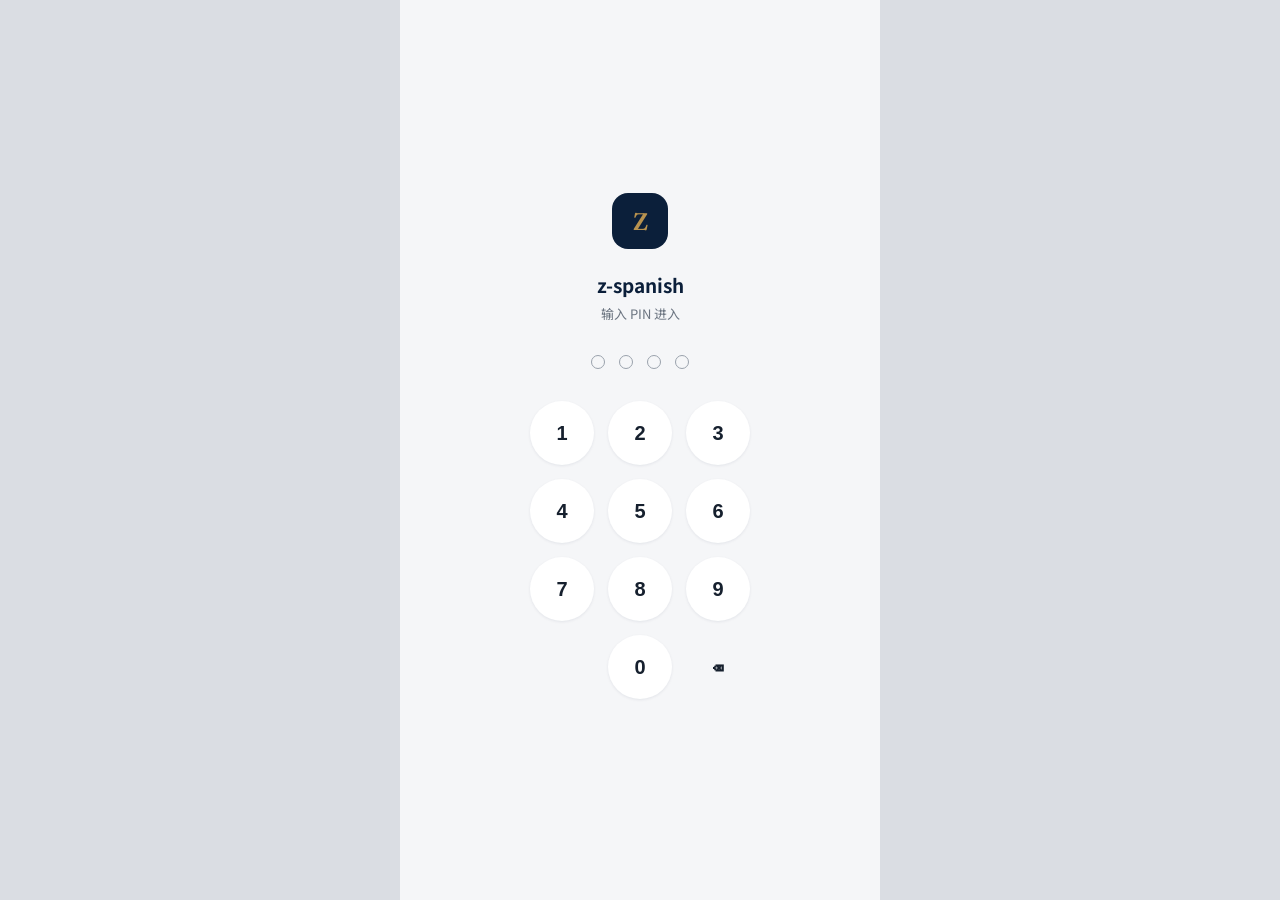
<file: frontend/index.html>
<!DOCTYPE html>
<html lang="zh-CN">
<head>
<meta charset="UTF-8">
<meta name="viewport" content="width=device-width, initial-scale=1.0, maximum-scale=1.0, viewport-fit=cover">
<meta name="theme-color" content="#F5F6F8">
<meta name="apple-mobile-web-app-capable" content="yes">
<meta name="mobile-web-app-capable" content="yes">
<!-- default = 深色状态栏图标，配浅色 UI 才看得清（black-translucent 会强制白色图标，在浅底上看不见） -->
<meta name="apple-mobile-web-app-status-bar-style" content="default">
<meta name="apple-mobile-web-app-title" content="z-spanish">
<link rel="manifest" href="manifest.json">
<link rel="apple-touch-icon" href="icons/icon-192.png">
<title>z-spanish · Core Basics</title>
<link rel="preconnect" href="https://fonts.googleapis.com">
<link href="https://fonts.googleapis.com/css2?family=Fraunces:opsz,wght@9..144,400;9..144,500;9..144,600&family=Noto+Sans+SC:wght@400;500;600;700&display=swap" rel="stylesheet">
<link rel="stylesheet" href="styles.css">
</head>
<body>
<div class="frame">

  <!-- ============ LOGIN ============ -->
  <div class="page active" id="page-login">
    <div class="login-mark"><span>Z</span></div>
    <div class="login-title">z-spanish</div>
    <div class="login-sub" id="loginSub">输入 PIN 进入</div>
    <div class="pin-dots" id="pinDots">
      <div class="pin-dot"></div><div class="pin-dot"></div>
      <div class="pin-dot"></div><div class="pin-dot"></div>
    </div>
    <div class="pin-pad" id="pinPad">
      <button class="pin-key">1</button>
      <button class="pin-key">2</button>
      <button class="pin-key">3</button>
      <button class="pin-key">4</button>
      <button class="pin-key">5</button>
      <button class="pin-key">6</button>
      <button class="pin-key">7</button>
      <button class="pin-key">8</button>
      <button class="pin-key">9</button>
      <div></div>
      <button class="pin-key">0</button>
      <button class="pin-key ghost" data-del="1">⌫</button>
    </div>
  </div>

  <!-- ============ APP SHELL ============ -->
  <div class="app-shell" id="appShell" style="display:none;">

    <!-- HOME -->
    <div class="page" id="page-home">
      <div class="topbar">
        <div class="eyebrow">今天是</div>
        <h1 id="homeDate">—</h1>
      </div>
      <div style="padding:0 20px;">
        <div class="hero-card">
          <div class="hero-eyebrow">今天我要背什么</div>
          <div class="hero-question" id="heroQuestion">正在加载…</div>
          <div class="hero-stats">
            <div class="hero-stat"><b id="heroNew">–</b><span>新内容</span></div>
            <div class="hero-stat"><b id="heroReview">–</b><span>复习</span></div>
            <div class="hero-stat"><b id="heroReinforce">–</b><span>需要加强</span></div>
          </div>
          <button class="hero-cta" id="heroCta">开始背诵</button>
        </div>
        <div class="tip-line">先开口说，再输入西语。</div>

        <div class="section-label">本月概览</div>
        <div class="mini-row">
          <div class="mini-card"><b id="miniMonthDays">–</b><span>本月完成天数</span></div>
          <div class="mini-card"><b id="miniLongterm">–</b><span>长期记忆词块</span></div>
          <div class="mini-card warn"><b id="miniReinforce">–</b><span>需要加强</span></div>
        </div>
      </div>
    </div>

    <!-- TRAINING -->
    <div class="page" id="page-train">
      <div class="topbar" style="padding-bottom:0; display:flex; justify-content:space-between; align-items:flex-start;">
        <div class="eyebrow" id="trainCounter">背诵训练</div>
        <span class="timer-end" id="timerEnd">结束</span>
      </div>
      <div style="padding:0 20px;">
        <div class="train-progress" id="trainProgress"></div>

        <!-- question state -->
        <div id="trainQuestion" style="display:none;">
          <div class="prompt-card">
            <div class="prompt-zh" id="promptZh">—</div>
            <div class="prompt-tags" id="promptTags"></div>
          </div>
          <div class="hint-line">先开口说，再输入西语。</div>
          <input class="answer-input es" id="answerInput" placeholder="输入西语…" autocomplete="off" autocapitalize="off" autocorrect="off" spellcheck="false">
          <div class="btn-row">
            <button class="btn btn-ghost" id="btnForgot">我不会</button>
            <button class="btn btn-primary" id="btnCheck">检查</button>
          </div>
        </div>

        <!-- feedback: correct -->
        <div id="trainFeedbackOk" style="display:none;">
          <div class="feedback-card">
            <div class="fb-status ok"><i></i><span id="okLabel">正确</span></div>
            <div class="fb-label">标准答案</div>
            <div class="fb-answer es" id="okAnswer">—</div>
            <div class="fb-label">例句</div>
            <div class="fb-example es" id="okExampleEs">—</div>
            <div class="fb-example-zh" id="okExampleZh">—</div>
            <div class="fb-note" id="okNote" style="display:none;"></div>
          </div>
          <button class="btn btn-primary" style="width:100%;" id="okNext">下一个</button>
        </div>

        <!-- feedback: needs reinforcement -->
        <div id="trainFeedbackWarn" style="display:none;">
          <div class="feedback-card">
            <div class="fb-status warn"><i></i><span id="warnLabel">需要加强</span></div>
            <div class="fb-label">标准答案</div>
            <div class="fb-answer es" id="warnAnswer">—</div>
            <div class="fb-your" id="warnYour" style="display:none;"></div>
            <div class="fb-label">例句</div>
            <div class="fb-example es" id="warnExampleEs">—</div>
            <div class="fb-example-zh" id="warnExampleZh">—</div>
            <div class="fb-note" id="warnNote" style="display:none;"></div>
            <div class="retype-label">请照着输入一遍：</div>
            <input class="answer-input es" id="retypeInput" autocomplete="off" autocapitalize="off" autocorrect="off" spellcheck="false">
          </div>
          <button class="btn btn-primary" style="width:100%;" id="warnNext">完成</button>
        </div>

        <!-- session done -->
        <div id="trainDone" style="display:none;">
          <div class="feedback-card" style="text-align:center;">
            <div class="fb-status ok" style="margin:0 auto 16px;"><i></i>今日训练完成</div>
            <div style="font-size:15px; color:var(--ink-soft); line-height:1.7;">
              今天这一组背完了。<br>可以去统计页看看结果，或复制给 GPT 生成明天的小课文。
            </div>
          </div>
          <div class="btn-row">
            <button class="btn btn-ghost" id="btnAgain">再来一组</button>
            <button class="btn btn-primary" id="btnGoStats">去统计</button>
          </div>
        </div>
      </div>
    </div>

    <!-- LIBRARY -->
    <div class="page" id="page-library">
      <div class="topbar">
        <div class="eyebrow">基础库</div>
        <h1 id="libTitle">Core Basics</h1>
      </div>
      <div style="padding:0 20px;">
        <div class="search-bar">
          <input id="libSearch" placeholder="搜索中文或西语…" autocomplete="off">
        </div>
        <div class="cat-scroll" id="catScroll"></div>
        <div id="libList"></div>

        <div class="practice-entry" id="practiceToggle">
          <span>◎ 定向练习（选做）</span>
        </div>
        <div class="practice-panel" id="practicePanel" style="display:none;">
          <div class="practice-hint">针对性练某个场景或语法点。练了照常记入间隔复习，但不占今天的 20 个。</div>
          <div class="practice-group-label">按场景</div>
          <div class="practice-chips" id="practiceScenes"></div>
          <div class="practice-group-label">按语法点</div>
          <div class="practice-chips" id="practiceGrammar"></div>
        </div>

        <div class="import-entry" id="importToggle">
          <span>+ 批量导入（需审核）</span>
        </div>

        <div class="import-panel" id="importPanel" style="display:none;">
          <div class="import-hint">粘贴已在 ChatGPT/Claude 生成好的 JSON 词条，校验格式无误后再确认导入。错误数据会被间隔复习反复强化，宁少勿错。</div>
          <textarea class="import-textarea" id="importText" placeholder='[{"id":"...", "category":"...", "zh":"...", "es":"...", "example_es":"...", "accepted_answers":["..."]}]'></textarea>
          <div class="btn-row" style="margin-top:10px;">
            <button class="btn btn-ghost" id="importCancel">取消</button>
            <button class="btn btn-primary" id="importValidate">校验格式</button>
          </div>
          <div class="import-preview" id="importPreview" style="display:none;"></div>
        </div>
      </div>
    </div>

    <!-- STATS -->
    <div class="page" id="page-stats">
      <div class="topbar">
        <div class="eyebrow">今日总结</div>
        <h1>统计</h1>
      </div>
      <div style="padding:0 20px;">
        <div class="period-scroll" id="periodScroll">
          <div class="period-chip active" data-period="day">日</div>
          <div class="period-chip" data-period="week">周</div>
          <div class="period-chip" data-period="month">月</div>
          <div class="period-chip" data-period="year">年</div>
        </div>

        <div class="stat-grid">
          <div class="stat-box"><b id="statDone">–</b><span>今日完成</span></div>
          <div class="stat-box"><b id="statTimer">– 分钟</b><span id="statTimerLabel">今日练习时长</span></div>
          <div class="stat-box"><b id="statMonthDays">–</b><span>本月完成天数</span></div>
          <div class="stat-box wide">
            <div><b style="font-size:20px;" id="statLongterm">–</b><span>当前长期记忆词块</span></div>
            <div class="mono" style="font-size:12px; color:var(--ink-faint);" id="statTotal">共 – 条</div>
          </div>
        </div>

        <div class="section-label">今日结果</div>
        <div class="breakdown">
          <div class="bd-row">
            <span class="bd-left"><span class="dot" style="background:var(--sage);"></span>正确</span>
            <span class="bd-right" id="bdCorrect">0</span>
          </div>
          <div class="bd-row">
            <span class="bd-left"><span class="dot" style="background:var(--gold);"></span>接近正确</span>
            <span class="bd-right" id="bdNear">0</span>
          </div>
          <div class="bd-row">
            <span class="bd-left"><span class="dot" style="background:var(--rust);"></span>需要加强</span>
            <span class="bd-right" id="bdWrong">0</span>
          </div>
          <div class="bd-row">
            <span class="bd-left"><span class="dot" style="background:var(--ink-faint);"></span>没想起来</span>
            <span class="bd-right" id="bdForgot">0</span>
          </div>
        </div>

        <button class="copy-btn" id="copyBtn">复制给 GPT</button>
        <div class="copy-hint">生成今天的记忆状态摘要，用于设计明天的小课文</div>
      </div>
    </div>

  </div>

  <!-- BOTTOM NAV -->
  <div class="bottom-nav" id="bottomNav">
    <div class="nav-item active" data-page="page-home">
      <svg fill="none" viewBox="0 0 24 24" stroke-width="1.8"><path stroke-linecap="round" stroke-linejoin="round" d="M3 10.5 12 3l9 7.5M5 9.5V21h14V9.5"/></svg>
      首页
    </div>
    <div class="nav-item" data-page="page-train">
      <svg fill="none" viewBox="0 0 24 24" stroke-width="1.8"><path stroke-linecap="round" stroke-linejoin="round" d="M12 4v16m8-8H4"/></svg>
      训练
    </div>
    <div class="nav-item" data-page="page-library">
      <svg fill="none" viewBox="0 0 24 24" stroke-width="1.8"><path stroke-linecap="round" stroke-linejoin="round" d="M4 19.5A2.5 2.5 0 0 1 6.5 17H20M4 4.5A2.5 2.5 0 0 1 6.5 2H20v20H6.5A2.5 2.5 0 0 1 4 19.5v-15Z"/></svg>
      基础库
    </div>
    <div class="nav-item" data-page="page-stats">
      <svg fill="none" viewBox="0 0 24 24" stroke-width="1.8"><path stroke-linecap="round" stroke-linejoin="round" d="M3 3v18h18M8 17V10m5 7V6m5 11v-4"/></svg>
      统计
    </div>
  </div>

  <div class="toast" id="toast"></div>
</div>

<script src="app.js"></script>
</body>
</html>
</file>
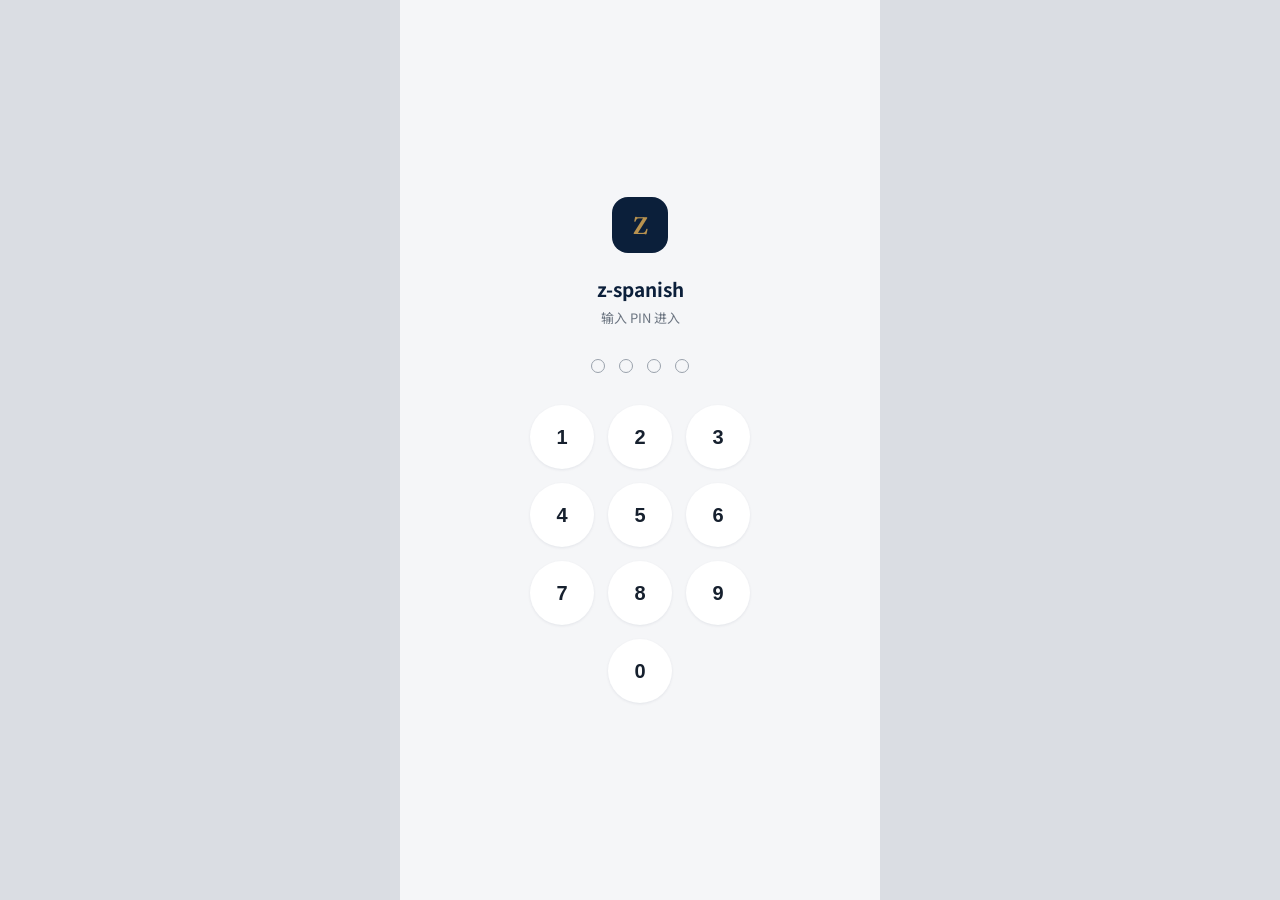
<file: z-spanish-prototype.html>
<!DOCTYPE html>
<html lang="zh-CN">
<head>
<meta charset="UTF-8">
<meta name="viewport" content="width=device-width, initial-scale=1.0, maximum-scale=1.0">
<title>z-spanish · Core Basics</title>
<link rel="preconnect" href="https://fonts.googleapis.com">
<link href="https://fonts.googleapis.com/css2?family=Fraunces:opsz,wght@9..144,400;9..144,500;9..144,600&family=Noto+Sans+SC:wght@400;500;600;700&display=swap" rel="stylesheet">
<style>
  :root{
    --navy:#0B1F3A;
    --navy-deep:#071527;
    --gold:#B8924F;
    --sage:#4F7A68;
    --sage-bg:#EAF1EC;
    --rust:#B15A3E;
    --rust-bg:#F7EAE4;
    --bg:#F5F6F8;
    --card:#FFFFFF;
    --ink:#16202E;
    --ink-soft:#6B7480;
    --ink-faint:#9AA2AC;
    --line:#E7E9ED;
    --masc-bg:#E7ECF5;
    --masc-text:#33507D;
    --fem-bg:#F6E9DE;
    --fem-text:#8C5330;
    --radius-card:18px;
    --radius-pill:999px;
    --radius-btn:12px;
  }
  *{box-sizing:border-box; -webkit-tap-highlight-color:transparent;}
  html,body{margin:0;padding:0;}
  body{
    background:#DADDE3;
    font-family:'Noto Sans SC', -apple-system, BlinkMacSystemFont, 'PingFang SC', sans-serif;
    color:var(--ink);
    display:flex;
    justify-content:center;
    min-height:100vh;
  }
  .frame{
    width:100%;
    max-width:480px;
    min-height:100vh;
    background:var(--bg);
    position:relative;
    display:flex;
    flex-direction:column;
  }
  .es{ font-family:'Fraunces', serif; }

  /* ---------- Top bar ---------- */
  .topbar{
    padding:22px 22px 16px;
    background:var(--bg);
  }
  .topbar .eyebrow{
    font-size:11px;
    letter-spacing:.14em;
    text-transform:uppercase;
    color:var(--ink-faint);
    font-weight:600;
  }
  .topbar h1{
    margin:4px 0 0;
    font-size:22px;
    font-weight:700;
    color:var(--navy);
  }

  /* ---------- Page container ---------- */
  .page{
    display:none;
    flex:1;
    flex-direction:column;
    padding:0 20px 100px;
    animation:fade .28s ease;
  }
  .page.active{display:flex;}
  @keyframes fade{ from{opacity:0; transform:translateY(6px);} to{opacity:1; transform:translateY(0);} }

  /* ---------- LOGIN PAGE ---------- */
  #page-login{
    justify-content:center;
    align-items:center;
    padding-bottom:0;
    min-height:100vh;
  }
  .login-mark{
    width:56px;height:56px;border-radius:16px;
    background:var(--navy);
    display:flex;align-items:center;justify-content:center;
    margin-bottom:22px;
  }
  .login-mark span{
    font-family:'Fraunces', serif;
    color:var(--gold);
    font-size:24px;
    font-weight:600;
  }
  .login-title{ font-size:19px; font-weight:700; color:var(--navy); margin-bottom:6px; }
  .login-sub{ font-size:13px; color:var(--ink-soft); margin-bottom:32px; }
  .pin-dots{ display:flex; gap:14px; margin-bottom:32px; }
  .pin-dot{
    width:14px;height:14px;border-radius:50%;
    border:1.5px solid var(--ink-faint);
    transition:all .15s ease;
  }
  .pin-dot.filled{ background:var(--navy); border-color:var(--navy); }
  .pin-pad{
    display:grid;
    grid-template-columns:repeat(3, 64px);
    gap:14px;
  }
  .pin-key{
    width:64px;height:64px;border-radius:50%;
    border:none; background:var(--card);
    font-size:20px; font-weight:600; color:var(--ink);
    box-shadow:0 1px 3px rgba(11,31,58,.08);
    display:flex;align-items:center;justify-content:center;
  }
  .pin-key:active{ background:var(--line); }
  .pin-key.ghost{ background:transparent; box-shadow:none; }

  /* ---------- HOME PAGE ---------- */
  .hero-card{
    background:var(--navy);
    border-radius:var(--radius-card);
    padding:26px 24px 24px;
    color:#fff;
    position:relative;
    overflow:hidden;
    margin-bottom:16px;
  }
  .hero-card::after{
    content:"";
    position:absolute; right:-30px; top:-30px;
    width:140px;height:140px;border-radius:50%;
    background:rgba(184,146,79,.14);
  }
  .hero-eyebrow{ font-size:11px; letter-spacing:.14em; text-transform:uppercase; color:rgba(255,255,255,.6); font-weight:600; }
  .hero-question{ font-size:19px; font-weight:600; margin:8px 0 20px; position:relative; }
  .hero-stats{ display:flex; gap:22px; position:relative; }
  .hero-stat b{ display:block; font-size:24px; font-weight:700; }
  .hero-stat span{ font-size:11px; color:rgba(255,255,255,.65); }
  .hero-cta{
    margin-top:22px; width:100%;
    background:var(--gold); color:var(--navy-deep);
    border:none; border-radius:var(--radius-btn);
    height:50px; font-size:15px; font-weight:700;
    position:relative;
  }
  .tip-line{
    font-size:12.5px; color:var(--ink-soft);
    text-align:center; margin:14px 0 22px;
  }
  .section-label{
    font-size:12px; font-weight:700; color:var(--ink-faint);
    letter-spacing:.06em; text-transform:uppercase;
    margin:4px 0 10px;
  }
  .mini-row{ display:flex; gap:12px; margin-bottom:24px; }
  .mini-card{
    flex:1; background:var(--card); border-radius:14px;
    padding:14px 14px 12px; box-shadow:0 1px 3px rgba(11,31,58,.06);
  }
  .mini-card b{ display:block; font-size:20px; color:var(--navy); }
  .mini-card span{ font-size:11.5px; color:var(--ink-soft); }
  .mini-card.warn b{ color:var(--rust); }

  /* ---------- TRAINING PAGE ---------- */
  .train-progress{
    display:flex; gap:4px; margin:18px 0 20px;
  }
  .train-progress i{ flex:1; height:3px; border-radius:2px; background:var(--line); }
  .train-progress i.done{ background:var(--gold); }
  .train-progress i.current{ background:var(--navy); }

  .timer-end{ font-size:11.5px; color:var(--ink-soft); font-weight:600; padding:3px 10px; border-radius:var(--radius-pill); border:1px solid var(--line); margin-top:2px; }

  .prompt-card{
    background:var(--card); border-radius:var(--radius-card);
    padding:30px 24px 26px; text-align:center;
    box-shadow:0 1px 3px rgba(11,31,58,.06);
    margin-bottom:18px;
  }
  .prompt-zh{ font-size:26px; font-weight:700; color:var(--ink); margin-bottom:14px; }
  .prompt-tags{ display:flex; gap:8px; justify-content:center; flex-wrap:wrap; }
  .tag{
    font-size:11.5px; padding:4px 10px; border-radius:var(--radius-pill);
    background:var(--bg); color:var(--ink-soft); border:1px solid var(--line);
  }
  .hint-line{ text-align:center; font-size:12.5px; color:var(--ink-faint); margin-bottom:18px; }

  .answer-input{
    width:100%; height:54px; border-radius:var(--radius-btn);
    border:1.5px solid var(--line); background:var(--card);
    padding:0 18px; font-size:17px; font-family:'Fraunces', serif;
    color:var(--navy); margin-bottom:14px;
  }
  .answer-input:focus{ outline:none; border-color:var(--navy); }

  .btn-row{ display:flex; gap:10px; }
  .btn{
    border:none; border-radius:var(--radius-btn);
    height:50px; font-size:15px; font-weight:700;
    flex:1; font-family:inherit;
  }
  .btn-primary{ background:var(--navy); color:#fff; }
  .btn-ghost{ background:transparent; color:var(--ink-soft); border:1.5px solid var(--line); }

  /* feedback */
  .feedback-card{
    background:var(--card); border-radius:var(--radius-card);
    padding:26px 24px; box-shadow:0 1px 3px rgba(11,31,58,.06);
    margin-bottom:18px;
  }
  .fb-status{
    display:inline-flex; align-items:center; gap:6px;
    font-size:12.5px; font-weight:700; padding:5px 12px;
    border-radius:var(--radius-pill); margin-bottom:18px;
  }
  .fb-status.ok{ background:var(--sage-bg); color:var(--sage); }
  .fb-status.warn{ background:var(--rust-bg); color:var(--rust); }
  .fb-status i{ width:6px;height:6px;border-radius:50%; background:currentColor; }

  .fb-label{ font-size:11.5px; color:var(--ink-faint); font-weight:600; letter-spacing:.04em; text-transform:uppercase; margin-bottom:6px; }
  .fb-answer{ font-size:24px; font-weight:600; color:var(--navy); margin-bottom:18px; }

  .chunk-pill{
    display:inline-flex; align-items:stretch;
    border-radius:var(--radius-pill); overflow:hidden;
    font-family:'Fraunces', serif; font-size:24px; font-weight:600;
    background:#EEF0F3;
  }
  .chunk-pill .art{ padding:2px 10px 2px 14px; color:var(--navy); background:rgba(11,31,58,.08); }
  .chunk-pill .noun{ padding:2px 14px 2px 6px; color:var(--navy); }

  .fb-example{ font-size:16px; color:var(--ink); margin-bottom:2px; font-family:'Fraunces', serif; }
  .fb-example-zh{ font-size:13px; color:var(--ink-soft); margin-bottom:16px; }
  .fb-note{
    font-size:13px; color:var(--ink-soft); line-height:1.6;
    background:var(--bg); border-radius:10px; padding:12px 14px;
    margin-bottom:4px;
  }
  .fb-your{ font-size:13px; color:var(--rust); margin-bottom:16px; }
  .retype-label{ font-size:12.5px; color:var(--ink-soft); margin:16px 0 8px; }

  /* ---------- LIBRARY PAGE ---------- */
  .search-bar{
    height:44px; border-radius:var(--radius-pill);
    background:var(--card); border:1px solid var(--line);
    display:flex; align-items:center; padding:0 16px;
    font-size:13.5px; color:var(--ink-faint);
    margin:18px 0 14px;
  }
  .cat-scroll{
    display:flex; gap:8px; overflow-x:auto; padding-bottom:14px;
    scrollbar-width:none;
  }
  .cat-scroll::-webkit-scrollbar{ display:none; }
  .cat-chip{
    flex-shrink:0; font-size:13px; padding:7px 14px;
    border-radius:var(--radius-pill); background:var(--card);
    border:1px solid var(--line); color:var(--ink-soft); font-weight:600;
  }
  .cat-chip.active{ background:var(--navy); color:#fff; border-color:var(--navy); }

  .lib-item{
    background:var(--card); border-radius:14px;
    padding:16px 16px; margin-bottom:10px;
    box-shadow:0 1px 3px rgba(11,31,58,.05);
  }
  .lib-top{ display:flex; justify-content:space-between; align-items:flex-start; margin-bottom:8px; }
  .lib-zh{ font-size:13.5px; color:var(--ink-soft); }
  .stage-tag{
    font-size:10.5px; font-weight:700; padding:3px 9px;
    border-radius:var(--radius-pill); white-space:nowrap;
  }
  .stage-new{ background:#EEF0F3; color:var(--ink-faint); }
  .stage-building{ background:#FDF1E2; color:#A8752E; }
  .stage-solid{ background:var(--sage-bg); color:var(--sage); }
  .stage-longterm{ background:#E6E9F5; color:#40507D; }

  .lib-es{ margin-bottom:8px; }
  .lib-example{ font-size:12.5px; color:var(--ink-faint); font-family:'Fraunces', serif; }

  .import-entry{
    text-align:center; padding:16px 0 6px;
    font-size:12.5px; color:var(--ink-faint);
    font-weight:600; letter-spacing:.02em;
  }
  .import-panel{
    background:var(--card); border-radius:14px;
    padding:16px; margin-top:8px; margin-bottom:20px;
    border:1px dashed var(--line);
  }
  .import-hint{ font-size:12px; color:var(--ink-faint); line-height:1.6; margin-bottom:10px; }
  .import-textarea{
    width:100%; height:90px; border-radius:10px;
    border:1.5px solid var(--line); background:var(--bg);
    padding:12px; font-size:12.5px; font-family:monospace;
    color:var(--ink-soft); resize:none;
  }
  .import-preview{
    margin-top:14px; padding-top:14px; border-top:1px solid var(--line);
  }
  .import-preview-title{ font-size:12px; font-weight:700; color:var(--sage); margin-bottom:8px; }
  .import-preview-item{
    font-size:12.5px; color:var(--ink-soft); padding:6px 0;
  }

  /* ---------- STATS PAGE ---------- */
  .stat-grid{
    display:grid; grid-template-columns:1fr 1fr; gap:10px;
    margin:18px 0;
  }
  .stat-box{
    background:var(--card); border-radius:14px;
    padding:16px; box-shadow:0 1px 3px rgba(11,31,58,.05);
  }
  .stat-box b{ display:block; font-size:26px; color:var(--navy); font-weight:700; }
  .stat-box span{ font-size:12px; color:var(--ink-soft); }
  .stat-box.wide{ grid-column:1 / -1; display:flex; justify-content:space-between; align-items:center; }
  .stat-box.wide .mono{ text-align:right; }

  .period-scroll{ display:flex; gap:8px; margin:18px 0 4px; }
  .period-chip{
    font-size:13px; padding:7px 16px; border-radius:var(--radius-pill);
    background:var(--card); border:1px solid var(--line); color:var(--ink-soft);
    font-weight:600;
  }
  .period-chip.active{ background:var(--navy); color:#fff; border-color:var(--navy); }

  .breakdown{
    background:var(--card); border-radius:14px; padding:6px 16px;
    margin-bottom:18px; box-shadow:0 1px 3px rgba(11,31,58,.05);
  }
  .bd-row{
    display:flex; justify-content:space-between; align-items:center;
    padding:13px 0; border-bottom:1px solid var(--line); font-size:14px;
  }
  .bd-row:last-child{ border-bottom:none; }
  .bd-row .dot{ width:8px;height:8px;border-radius:50%; display:inline-block; margin-right:8px; }
  .bd-left{ display:flex; align-items:center; color:var(--ink); }
  .bd-right{ font-weight:700; color:var(--navy); }

  .copy-btn{
    width:100%; height:52px; border-radius:var(--radius-btn);
    background:var(--navy); color:#fff; border:none;
    font-size:15px; font-weight:700; margin-bottom:8px;
  }
  .copy-hint{ text-align:center; font-size:11.5px; color:var(--ink-faint); margin-bottom:20px; }

  /* ---------- BOTTOM NAV ---------- */
  .bottom-nav{
    position:absolute; left:0; right:0; bottom:0;
    max-width:480px; margin:0 auto;
    background:rgba(255,255,255,.92);
    backdrop-filter:blur(14px);
    border-top:1px solid var(--line);
    display:flex; padding:10px 8px calc(10px + env(safe-area-inset-bottom));
    display:none;
  }
  .bottom-nav.show{ display:flex; }
  .nav-item{
    flex:1; display:flex; flex-direction:column; align-items:center; gap:4px;
    color:var(--ink-faint); font-size:11px; font-weight:600;
  }
  .nav-item svg{ width:22px; height:22px; }
  .nav-item.active{ color:var(--navy); }
  .nav-item.active svg{ stroke:var(--navy); }
  .nav-item svg{ stroke:var(--ink-faint); }

  .app-shell{ display:flex; flex-direction:column; flex:1; }
</style>
</head>
<body>
<div class="frame">

  <!-- ============ LOGIN ============ -->
  <div class="page active" id="page-login">
    <div class="login-mark"><span>Z</span></div>
    <div class="login-title">z-spanish</div>
    <div class="login-sub">输入 PIN 进入</div>
    <div class="pin-dots" id="pinDots">
      <div class="pin-dot"></div><div class="pin-dot"></div>
      <div class="pin-dot"></div><div class="pin-dot"></div>
    </div>
    <div class="pin-pad">
      <button class="pin-key" onclick="pressPin()">1</button>
      <button class="pin-key" onclick="pressPin()">2</button>
      <button class="pin-key" onclick="pressPin()">3</button>
      <button class="pin-key" onclick="pressPin()">4</button>
      <button class="pin-key" onclick="pressPin()">5</button>
      <button class="pin-key" onclick="pressPin()">6</button>
      <button class="pin-key" onclick="pressPin()">7</button>
      <button class="pin-key" onclick="pressPin()">8</button>
      <button class="pin-key" onclick="pressPin()">9</button>
      <div></div>
      <button class="pin-key" onclick="pressPin()">0</button>
      <div></div>
    </div>
  </div>

  <!-- ============ APP SHELL ============ -->
  <div class="app-shell" id="appShell" style="display:none;">

    <!-- HOME -->
    <div class="page" id="page-home">
      <div class="topbar">
        <div class="eyebrow">今天是</div>
        <h1>7 月 1 日 · 周三</h1>
      </div>
      <div style="padding:0 20px;">
        <div class="hero-card">
          <div class="hero-eyebrow">今天我要背什么</div>
          <div class="hero-question">20 个生活西语表达，5 个新内容</div>
          <div class="hero-stats">
            <div class="hero-stat"><b>5</b><span>新内容</span></div>
            <div class="hero-stat"><b>15</b><span>复习</span></div>
            <div class="hero-stat"><b>3</b><span>需要加强</span></div>
          </div>
          <button class="hero-cta" onclick="goTrainStart()">开始背诵</button>
        </div>
        <div class="tip-line">先开口说，再输入西语。</div>

        <div class="section-label">本月概览</div>
        <div class="mini-row">
          <div class="mini-card"><b>18</b><span>本月完成天数</span></div>
          <div class="mini-card"><b>47</b><span>长期记忆词块</span></div>
          <div class="mini-card warn"><b>3</b><span>需要加强</span></div>
        </div>
      </div>
    </div>

    <!-- TRAINING -->
    <div class="page" id="page-train">
      <div class="topbar" style="padding-bottom:0; display:flex; justify-content:space-between; align-items:flex-start;">
        <div class="eyebrow">背诵训练 · 第 6 / 20 题</div>
        <span class="timer-end" onclick="endTimer()">结束</span>
      </div>
      <div style="padding:0 20px;">
        <div class="train-progress" id="trainProgress"></div>

        <!-- question state -->
        <div id="trainQuestion">
          <div class="prompt-card">
            <div class="prompt-zh">它在那里</div>
            <div class="prompt-tags">
              <span class="tag">动词 · verbo</span>
              <span class="tag">ser / estar / hay</span>
            </div>
          </div>
          <div class="hint-line">先开口说，再输入西语。</div>
          <input class="answer-input es" id="answerInput" placeholder="输入西语…">
          <div class="btn-row">
            <button class="btn btn-ghost" onclick="showFeedback('forgot')">我不会</button>
            <button class="btn btn-primary" onclick="checkAnswer()">检查</button>
          </div>
        </div>

        <!-- feedback: correct -->
        <div id="trainFeedbackOk" style="display:none;">
          <div class="feedback-card">
            <div class="fb-status ok"><i></i>正确</div>
            <div class="fb-label">标准答案</div>
            <div class="fb-answer es">Está allí.</div>
            <div class="fb-label">例句</div>
            <div class="fb-example es">Está allí.</div>
            <div class="fb-example-zh">它在那里。</div>
            <div class="fb-note">está 来自动词 estar，表示位置；不要和 esta（这个，阴性）混淆。</div>
          </div>
          <button class="btn btn-primary" style="width:100%;" onclick="nextQuestion()">下一个</button>
        </div>

        <!-- feedback: needs reinforcement -->
        <div id="trainFeedbackWarn" style="display:none;">
          <div class="feedback-card">
            <div class="fb-status warn"><i></i>需要加强</div>
            <div class="fb-label">标准答案</div>
            <div class="fb-answer es">Está allí.</div>
            <div class="fb-your">你的答案：Está aquí</div>
            <div class="fb-label">例句</div>
            <div class="fb-example es">Está allí.</div>
            <div class="fb-example-zh">它在那里。</div>
            <div class="fb-note">allí 是"那里"，aquí 是"这里"，注意区分。</div>
            <div class="retype-label">请照着输入一遍：</div>
            <input class="answer-input es" placeholder="Está allí.">
          </div>
          <button class="btn btn-primary" style="width:100%;" onclick="nextQuestion()">完成</button>
        </div>
      </div>
    </div>

    <!-- LIBRARY -->
    <div class="page" id="page-library">
      <div class="topbar">
        <div class="eyebrow">基础库</div>
        <h1>Core 100</h1>
      </div>
      <div style="padding:0 20px;">
        <div class="search-bar">搜索中文或西语…</div>
        <div class="cat-scroll">
          <div class="cat-chip active">全部</div>
          <div class="cat-chip">方位</div>
          <div class="cat-chip">ser/estar/hay</div>
          <div class="cat-chip">冠词+名词</div>
          <div class="cat-chip">介词短语</div>
          <div class="cat-chip">生活固定句</div>
        </div>

        <div class="lib-item">
          <div class="lib-top">
            <div class="lib-zh">这里</div>
            <span class="stage-tag stage-longterm">长期记忆</span>
          </div>
          <div class="lib-es"><span class="tag">副词 · 方位</span></div>
          <div style="font-size:19px; font-weight:600; color:var(--navy); font-family:'Fraunces',serif; margin-bottom:6px;">aquí</div>
          <div class="lib-example">Estoy aquí. 我在这里。</div>
        </div>

        <div class="lib-item">
          <div class="lib-top">
            <div class="lib-zh">水（冠词词块）</div>
            <span class="stage-tag stage-solid">稳固</span>
          </div>
          <div class="lib-es">
            <span class="chunk-pill" style="font-size:19px;">
              <span class="art">el</span><span class="noun">agua</span>
            </span>
          </div>
          <div class="lib-example" style="margin-top:8px;">Necesito agua. 我需要水。</div>
        </div>

        <div class="lib-item">
          <div class="lib-top">
            <div class="lib-zh">桌子（冠词词块）</div>
            <span class="stage-tag stage-building">巩固中</span>
          </div>
          <div class="lib-es">
            <span class="chunk-pill" style="font-size:19px;">
              <span class="art">la</span><span class="noun">mesa</span>
            </span>
          </div>
          <div class="lib-example" style="margin-top:8px;">La mesa está aquí. 桌子在这里。</div>
        </div>

        <div class="lib-item">
          <div class="lib-top">
            <div class="lib-zh">不用了，谢谢</div>
            <span class="stage-tag stage-new">初识</span>
          </div>
          <div class="lib-es"><span class="tag">生活固定句</span></div>
          <div style="font-size:17px; font-weight:600; color:var(--navy); font-family:'Fraunces',serif; margin-bottom:6px;">No hace falta, gracias.</div>
          <div class="lib-example">常用于拒绝袋子、帮助或额外服务。</div>
        </div>

        <div class="import-entry" onclick="toggleImport()">
          <span>+ 批量导入（需审核）</span>
        </div>

        <div class="import-panel" id="importPanel" style="display:none;">
          <div class="import-hint">粘贴已在 ChatGPT/Claude 生成好的 JSON 词条，校验格式无误后再确认导入。</div>
          <textarea class="import-textarea" placeholder='[{"id":"...", "category":"...", "zh":"...", "es":"...", ...}]'></textarea>
          <div class="btn-row" style="margin-top:10px;">
            <button class="btn btn-ghost" onclick="toggleImport()">取消</button>
            <button class="btn btn-primary" onclick="validateImport()">校验格式</button>
          </div>
          <div class="import-preview" id="importPreview" style="display:none;">
            <div class="import-preview-title">校验通过，预览 2 条：</div>
            <div class="import-preview-item">房东要涨租 → El propietario quiere subir el alquiler.</div>
            <div class="import-preview-item">押金退还 → devolución de la fianza</div>
            <button class="btn btn-primary" style="width:100%; margin-top:12px;" onclick="confirmImport()">确认导入</button>
          </div>
        </div>
      </div>
    </div>

    <!-- STATS -->
    <div class="page" id="page-stats">
      <div class="topbar">
        <div class="eyebrow">今日总结</div>
        <h1>统计</h1>
      </div>
      <div style="padding:0 20px;">
        <div class="period-scroll">
          <div class="period-chip active" onclick="switchPeriod('day', this)">日</div>
          <div class="period-chip" onclick="switchPeriod('week', this)">周</div>
          <div class="period-chip" onclick="switchPeriod('month', this)">月</div>
          <div class="period-chip" onclick="switchPeriod('year', this)">年</div>
        </div>

        <div class="stat-grid">
          <div class="stat-box"><b>20</b><span>今日完成</span></div>
          <div class="stat-box"><b id="statTimer">12 分钟</b><span id="statTimerLabel">今日练习时长</span></div>
          <div class="stat-box"><b>18</b><span>本月完成天数</span></div>
          <div class="stat-box wide">
            <div><b style="font-size:20px;">47</b><span>当前长期记忆词块</span></div>
            <div class="mono" style="font-size:12px; color:var(--ink-faint);">共 100 条</div>
          </div>
        </div>

        <div class="section-label">今日结果</div>
        <div class="breakdown">
          <div class="bd-row">
            <span class="bd-left"><span class="dot" style="background:var(--sage);"></span>正确</span>
            <span class="bd-right">14</span>
          </div>
          <div class="bd-row">
            <span class="bd-left"><span class="dot" style="background:var(--gold);"></span>接近正确</span>
            <span class="bd-right">3</span>
          </div>
          <div class="bd-row">
            <span class="bd-left"><span class="dot" style="background:var(--rust);"></span>需要加强</span>
            <span class="bd-right">2</span>
          </div>
          <div class="bd-row">
            <span class="bd-left"><span class="dot" style="background:var(--ink-faint);"></span>没想起来</span>
            <span class="bd-right">1</span>
          </div>
        </div>

        <button class="copy-btn" onclick="copyGpt()">复制给 GPT</button>
        <div class="copy-hint">生成今天的记忆状态摘要，用于设计明天的小课文</div>
      </div>
    </div>

  </div>

  <!-- BOTTOM NAV -->
  <div class="bottom-nav" id="bottomNav">
    <div class="nav-item active" data-page="page-home" onclick="switchTab('page-home', this)">
      <svg fill="none" viewBox="0 0 24 24" stroke-width="1.8"><path stroke-linecap="round" stroke-linejoin="round" d="M3 10.5 12 3l9 7.5M5 9.5V21h14V9.5"/></svg>
      首页
    </div>
    <div class="nav-item" data-page="page-train" onclick="switchTab('page-train', this)">
      <svg fill="none" viewBox="0 0 24 24" stroke-width="1.8"><path stroke-linecap="round" stroke-linejoin="round" d="M12 4v16m8-8H4"/></svg>
      训练
    </div>
    <div class="nav-item" data-page="page-library" onclick="switchTab('page-library', this)">
      <svg fill="none" viewBox="0 0 24 24" stroke-width="1.8"><path stroke-linecap="round" stroke-linejoin="round" d="M4 19.5A2.5 2.5 0 0 1 6.5 17H20M4 4.5A2.5 2.5 0 0 1 6.5 2H20v20H6.5A2.5 2.5 0 0 1 4 19.5v-15Z"/></svg>
      基础库
    </div>
    <div class="nav-item" data-page="page-stats" onclick="switchTab('page-stats', this)">
      <svg fill="none" viewBox="0 0 24 24" stroke-width="1.8"><path stroke-linecap="round" stroke-linejoin="round" d="M3 3v18h18M8 17V10m5 7V6m5 11v-4"/></svg>
      统计
    </div>
  </div>
</div>

<script>
let pinCount = 0;
function pressPin(){
  pinCount++;
  const dots = document.querySelectorAll('.pin-dot');
  if(pinCount <= dots.length){ dots[pinCount-1].classList.add('filled'); }
  if(pinCount === 4){
    setTimeout(()=>{
      document.getElementById('page-login').classList.remove('active');
      document.getElementById('appShell').style.display = 'flex';
      document.getElementById('page-home').classList.add('active');
      document.getElementById('bottomNav').classList.add('show');
    }, 200);
  }
}

function switchTab(pageId, el){
  document.querySelectorAll('.app-shell .page').forEach(p=>p.classList.remove('active'));
  document.getElementById(pageId).classList.add('active');
  document.querySelectorAll('.nav-item').forEach(n=>n.classList.remove('active'));
  el.classList.add('active');
  if(pageId === 'page-train'){ resetTrainState(); }
}

function goTrainStart(){
  document.querySelectorAll('.app-shell .page').forEach(p=>p.classList.remove('active'));
  document.getElementById('page-train').classList.add('active');
  document.querySelectorAll('.nav-item').forEach(n=>n.classList.remove('active'));
  document.querySelector('.nav-item[data-page="page-train"]').classList.add('active');
  resetTrainState();
  startTimerIfNeeded();
}

function resetTrainState(){
  document.getElementById('trainQuestion').style.display = 'block';
  document.getElementById('trainFeedbackOk').style.display = 'none';
  document.getElementById('trainFeedbackWarn').style.display = 'none';
  document.getElementById('answerInput').value = '';
  buildProgress();
}

function buildProgress(){
  const bar = document.getElementById('trainProgress');
  bar.innerHTML = '';
  for(let i=0;i<20;i++){
    const s = document.createElement('i');
    if(i < 5) s.classList.add('done');
    else if(i === 5) s.classList.add('current');
    bar.appendChild(s);
  }
}

function checkAnswer(){
  markActivity();
  const val = document.getElementById('answerInput').value.trim().toLowerCase();
  document.getElementById('trainQuestion').style.display = 'none';
  if(val === 'está allí' || val === 'está allí.'){
    document.getElementById('trainFeedbackOk').style.display = 'block';
  } else {
    document.getElementById('trainFeedbackWarn').style.display = 'block';
  }
}

function showFeedback(type){
  markActivity();
  document.getElementById('trainQuestion').style.display = 'none';
  document.getElementById('trainFeedbackWarn').style.display = 'block';
}

function nextQuestion(){
  markActivity();
  resetTrainState();
}

function copyGpt(){
  const btn = event.target;
  const original = btn.textContent;
  btn.textContent = '已复制 ✓';
  setTimeout(()=>{ btn.textContent = original; }, 1500);
}

function toggleImport(){
  const panel = document.getElementById('importPanel');
  panel.style.display = panel.style.display === 'none' ? 'block' : 'none';
  document.getElementById('importPreview').style.display = 'none';
}

function validateImport(){
  document.getElementById('importPreview').style.display = 'block';
}

function confirmImport(){
  const btn = event.target;
  btn.textContent = '已导入，等待间隔复习排入 ✓';
  btn.disabled = true;
}

/* ---------- 静默计时（后台记录，不展示实时进度） ---------- */
let timerStart = null;
let lastActivity = null;

function startTimerIfNeeded(){
  if(timerStart === null){
    timerStart = Date.now();
    lastActivity = timerStart;
  }
}

function markActivity(){
  lastActivity = Date.now();
}

function endTimer(){
  if(timerStart === null) return;
  // 兜底：以最后一次答题时间为准，而不是点击"结束"的时间
  const effectiveEnd = lastActivity;
  const minutes = Math.max(1, Math.round((effectiveEnd - timerStart) / 60000));
  timeLog.day += minutes;
  timeLog.week += minutes;
  timeLog.month += minutes;
  timeLog.year += minutes;
  updateStatsTimerDisplay();
  timerStart = null;
  const btn = event.target;
  const original = btn.textContent;
  btn.textContent = '已记录';
  setTimeout(()=>{ btn.textContent = original; }, 1200);
}

/* ---------- 时长统计：日/周/月/年（演示数据） ---------- */
let timeLog = { day: 12, week: 68, month: 340, year: 2150 };
let currentPeriod = 'day';
const periodLabel = { day: '今日', week: '本周', month: '本月', year: '今年' };

function switchPeriod(period, el){
  currentPeriod = period;
  document.querySelectorAll('.period-chip').forEach(c=>c.classList.remove('active'));
  el.classList.add('active');
  updateStatsTimerDisplay();
}

function updateStatsTimerDisplay(){
  const el = document.getElementById('statTimer');
  const lbl = document.getElementById('statTimerLabel');
  if(!el) return;
  el.textContent = timeLog[currentPeriod] + ' 分钟';
  if(lbl) lbl.textContent = periodLabel[currentPeriod] + '练习时长';
}
</script>
</body>
</html>
</file>
<file: frontend/styles.css>
:root{
  --navy:#0B1F3A;
  --navy-deep:#071527;
  --gold:#B8924F;
  --sage:#4F7A68;
  --sage-bg:#EAF1EC;
  --rust:#B15A3E;
  --rust-bg:#F7EAE4;
  --bg:#F5F6F8;
  --card:#FFFFFF;
  --ink:#16202E;
  --ink-soft:#6B7480;
  --ink-faint:#9AA2AC;
  --line:#E7E9ED;
  --masc-bg:#E7ECF5;
  --masc-text:#33507D;
  --fem-bg:#F6E9DE;
  --fem-text:#8C5330;
  --radius-card:18px;
  --radius-pill:999px;
  --radius-btn:12px;
}
*{box-sizing:border-box; -webkit-tap-highlight-color:transparent;}
html,body{margin:0;padding:0;}
html{ background:var(--bg); }
body{
  background:#DADDE3;
  font-family:'Noto Sans SC', -apple-system, BlinkMacSystemFont, 'PingFang SC', sans-serif;
  color:var(--ink);
  display:flex;
  justify-content:center;
  min-height:100vh;
  min-height:100dvh;
  overscroll-behavior:none;           /* 关掉 iOS 橡皮筋回弹露出边框底色 */
  -webkit-text-size-adjust:100%;
}
.frame{
  width:100%;
  max-width:480px;
  min-height:100vh;
  min-height:100dvh;
  background:var(--bg);
  position:relative;
  display:flex;
  flex-direction:column;
}
.es{ font-family:'Fraunces', serif; }

/* ---------- Top bar ---------- */
.topbar{
  padding:calc(22px + env(safe-area-inset-top)) 22px 16px;
  background:var(--bg);
}
.topbar .eyebrow{
  font-size:11px;
  letter-spacing:.14em;
  text-transform:uppercase;
  color:var(--ink-faint);
  font-weight:600;
}
.topbar h1{
  margin:4px 0 0;
  font-size:22px;
  font-weight:700;
  color:var(--navy);
}

/* ---------- Page container ---------- */
.page{
  display:none;
  flex:1;
  flex-direction:column;
  padding:0 20px calc(96px + env(safe-area-inset-bottom));
  animation:fade .28s ease;
}
.page.active{display:flex;}
@keyframes fade{ from{opacity:0; transform:translateY(6px);} to{opacity:1; transform:translateY(0);} }

/* ---------- LOGIN PAGE ---------- */
#page-login{
  justify-content:center;
  align-items:center;
  padding:env(safe-area-inset-top) 20px calc(env(safe-area-inset-bottom) + 8px);
  min-height:100vh;
  min-height:100dvh;
}
.login-mark{
  width:56px;height:56px;border-radius:16px;
  background:var(--navy);
  display:flex;align-items:center;justify-content:center;
  margin-bottom:22px;
}
.login-mark span{
  font-family:'Fraunces', serif;
  color:var(--gold);
  font-size:24px;
  font-weight:600;
}
.login-title{ font-size:19px; font-weight:700; color:var(--navy); margin-bottom:6px; }
.login-sub{ font-size:13px; color:var(--ink-soft); margin-bottom:32px; }
.login-sub.error{ color:var(--rust); }
.pin-dots{ display:flex; gap:14px; margin-bottom:32px; }
.pin-dot{
  width:14px;height:14px;border-radius:50%;
  border:1.5px solid var(--ink-faint);
  transition:all .15s ease;
}
.pin-dot.filled{ background:var(--navy); border-color:var(--navy); }
.pin-pad{
  display:grid;
  grid-template-columns:repeat(3, 64px);
  gap:14px;
}
.pin-key{
  width:64px;height:64px;border-radius:50%;
  border:none; background:var(--card);
  font-size:20px; font-weight:600; color:var(--ink);
  box-shadow:0 1px 3px rgba(11,31,58,.08);
  display:flex;align-items:center;justify-content:center;
}
.pin-key:active{ background:var(--line); }
.pin-key.ghost{ background:transparent; box-shadow:none; }

/* ---------- HOME PAGE ---------- */
.hero-card{
  background:var(--navy);
  border-radius:var(--radius-card);
  padding:26px 24px 24px;
  color:#fff;
  position:relative;
  overflow:hidden;
  margin-bottom:16px;
}
.hero-card::after{
  content:"";
  position:absolute; right:-30px; top:-30px;
  width:140px;height:140px;border-radius:50%;
  background:rgba(184,146,79,.14);
}
.hero-eyebrow{ font-size:11px; letter-spacing:.14em; text-transform:uppercase; color:rgba(255,255,255,.6); font-weight:600; }
.hero-question{ font-size:19px; font-weight:600; margin:8px 0 20px; position:relative; }
.hero-stats{ display:flex; gap:22px; position:relative; }
.hero-stat b{ display:block; font-size:24px; font-weight:700; }
.hero-stat span{ font-size:11px; color:rgba(255,255,255,.65); }
.hero-cta{
  margin-top:22px; width:100%;
  background:var(--gold); color:var(--navy-deep);
  border:none; border-radius:var(--radius-btn);
  height:50px; font-size:15px; font-weight:700;
  position:relative;
}
.hero-cta:disabled{ opacity:.55; }
.tip-line{
  font-size:12.5px; color:var(--ink-soft);
  text-align:center; margin:14px 0 22px;
}
.section-label{
  font-size:12px; font-weight:700; color:var(--ink-faint);
  letter-spacing:.06em; text-transform:uppercase;
  margin:4px 0 10px;
}
.mini-row{ display:flex; gap:12px; margin-bottom:24px; }
.mini-card{
  flex:1; background:var(--card); border-radius:14px;
  padding:14px 14px 12px; box-shadow:0 1px 3px rgba(11,31,58,.06);
}
.mini-card b{ display:block; font-size:20px; color:var(--navy); }
.mini-card span{ font-size:11.5px; color:var(--ink-soft); }
.mini-card.warn b{ color:var(--rust); }

/* ---------- TRAINING PAGE ---------- */
.train-progress{
  display:flex; gap:4px; margin:18px 0 20px;
}
.train-progress i{ flex:1; height:3px; border-radius:2px; background:var(--line); }
.train-progress i.done{ background:var(--gold); }
.train-progress i.current{ background:var(--navy); }

.timer-end{ font-size:11.5px; color:var(--ink-soft); font-weight:600; padding:3px 10px; border-radius:var(--radius-pill); border:1px solid var(--line); margin-top:2px; cursor:pointer; }

.prompt-card{
  background:var(--card); border-radius:var(--radius-card);
  padding:30px 24px 26px; text-align:center;
  box-shadow:0 1px 3px rgba(11,31,58,.06);
  margin-bottom:18px;
}
.prompt-zh{ font-size:26px; font-weight:700; color:var(--ink); margin-bottom:14px; }
.prompt-tags{ display:flex; gap:8px; justify-content:center; flex-wrap:wrap; }
.tag{
  font-size:11.5px; padding:4px 10px; border-radius:var(--radius-pill);
  background:var(--bg); color:var(--ink-soft); border:1px solid var(--line);
}
.hint-line{ text-align:center; font-size:12.5px; color:var(--ink-faint); margin-bottom:18px; }

.answer-input{
  width:100%; height:54px; border-radius:var(--radius-btn);
  border:1.5px solid var(--line); background:var(--card);
  padding:0 18px; font-size:17px; font-family:'Fraunces', serif;
  color:var(--navy); margin-bottom:14px;
}
.answer-input:focus{ outline:none; border-color:var(--navy); }

.btn-row{ display:flex; gap:10px; }
.btn{
  border:none; border-radius:var(--radius-btn);
  height:50px; font-size:15px; font-weight:700;
  flex:1; font-family:inherit;
}
.btn-primary{ background:var(--navy); color:#fff; }
.btn-ghost{ background:transparent; color:var(--ink-soft); border:1.5px solid var(--line); }

/* feedback */
.feedback-card{
  background:var(--card); border-radius:var(--radius-card);
  padding:26px 24px; box-shadow:0 1px 3px rgba(11,31,58,.06);
  margin-bottom:18px;
}
.fb-status{
  display:inline-flex; align-items:center; gap:6px;
  font-size:12.5px; font-weight:700; padding:5px 12px;
  border-radius:var(--radius-pill); margin-bottom:18px;
}
.fb-status.ok{ background:var(--sage-bg); color:var(--sage); }
.fb-status.warn{ background:var(--rust-bg); color:var(--rust); }
.fb-status i{ width:6px;height:6px;border-radius:50%; background:currentColor; }

.fb-label{ font-size:11.5px; color:var(--ink-faint); font-weight:600; letter-spacing:.04em; text-transform:uppercase; margin-bottom:6px; }
.fb-answer{ font-size:24px; font-weight:600; color:var(--navy); margin-bottom:18px; }

.chunk-pill{
  display:inline-flex; align-items:stretch;
  border-radius:var(--radius-pill); overflow:hidden;
  font-family:'Fraunces', serif; font-size:24px; font-weight:600;
  background:#EEF0F3;
}
.chunk-pill .art{ padding:2px 10px 2px 14px; color:var(--navy); background:rgba(11,31,58,.08); }
.chunk-pill .noun{ padding:2px 14px 2px 6px; color:var(--navy); }

.fb-example{ font-size:16px; color:var(--ink); margin-bottom:2px; font-family:'Fraunces', serif; }
.fb-example-zh{ font-size:13px; color:var(--ink-soft); margin-bottom:16px; }
.fb-note{
  font-size:13px; color:var(--ink-soft); line-height:1.6;
  background:var(--bg); border-radius:10px; padding:12px 14px;
  margin-bottom:4px;
}
.fb-your{ font-size:13px; color:var(--rust); margin-bottom:16px; }
.retype-label{ font-size:12.5px; color:var(--ink-soft); margin:16px 0 8px; }

/* ---------- LIBRARY PAGE ---------- */
.search-bar{ margin:18px 0 14px; }
.search-bar input{
  width:100%; height:44px; border-radius:var(--radius-pill);
  background:var(--card); border:1px solid var(--line);
  padding:0 16px; font-size:13.5px; color:var(--ink);
  font-family:inherit;
}
.search-bar input:focus{ outline:none; border-color:var(--navy); }
.search-bar input::placeholder{ color:var(--ink-faint); }
.cat-scroll{
  display:flex; gap:8px; overflow-x:auto; padding-bottom:14px;
  scrollbar-width:none;
}
.cat-scroll::-webkit-scrollbar{ display:none; }
.cat-chip{
  flex-shrink:0; font-size:13px; padding:7px 14px;
  border-radius:var(--radius-pill); background:var(--card);
  border:1px solid var(--line); color:var(--ink-soft); font-weight:600;
  cursor:pointer; white-space:nowrap;
}
.cat-chip.active{ background:var(--navy); color:#fff; border-color:var(--navy); }

.lib-item{
  background:var(--card); border-radius:14px;
  padding:16px 16px; margin-bottom:10px;
  box-shadow:0 1px 3px rgba(11,31,58,.05);
}
.lib-top{ display:flex; justify-content:space-between; align-items:flex-start; margin-bottom:8px; }
.lib-zh{ font-size:13.5px; color:var(--ink-soft); }
.stage-tag{
  font-size:10.5px; font-weight:700; padding:3px 9px;
  border-radius:var(--radius-pill); white-space:nowrap;
}
.stage-none{ background:#EEF0F3; color:var(--ink-faint); }
.stage-new{ background:#EEF0F3; color:var(--ink-faint); }
.stage-building{ background:#FDF1E2; color:#A8752E; }
.stage-solid{ background:var(--sage-bg); color:var(--sage); }
.stage-longterm{ background:#E6E9F5; color:#40507D; }

.lib-es{ margin-bottom:8px; }
.lib-es-text{ font-size:19px; font-weight:600; color:var(--navy); font-family:'Fraunces',serif; margin-bottom:6px; }
.lib-example{ font-size:12.5px; color:var(--ink-faint); font-family:'Fraunces', serif; }

.practice-entry{
  text-align:center; padding:18px 0 6px;
  font-size:12.5px; color:var(--ink-faint);
  font-weight:600; letter-spacing:.02em; cursor:pointer;
}
.practice-panel{
  background:var(--card); border-radius:14px;
  padding:16px; margin-top:8px; margin-bottom:6px;
  box-shadow:0 1px 3px rgba(11,31,58,.05);
}
.practice-hint{ font-size:12px; color:var(--ink-faint); line-height:1.6; margin-bottom:12px; }
.practice-group-label{
  font-size:11px; font-weight:700; color:var(--ink-faint);
  letter-spacing:.06em; text-transform:uppercase; margin:10px 0 8px;
}
.practice-chips{ display:flex; flex-wrap:wrap; gap:8px; }
.practice-chip{
  font-size:12.5px; padding:7px 12px; border-radius:var(--radius-pill);
  background:var(--bg); border:1px solid var(--line); color:var(--ink);
  font-weight:600; cursor:pointer;
}
.practice-chip:active{ background:var(--line); }
.practice-chip b{ color:var(--ink-faint); font-weight:600; margin-left:4px; }

.import-entry{
  text-align:center; padding:16px 0 6px;
  font-size:12.5px; color:var(--ink-faint);
  font-weight:600; letter-spacing:.02em; cursor:pointer;
}
.import-panel{
  background:var(--card); border-radius:14px;
  padding:16px; margin-top:8px; margin-bottom:20px;
  border:1px dashed var(--line);
}
.import-hint{ font-size:12px; color:var(--ink-faint); line-height:1.6; margin-bottom:10px; }
.import-textarea{
  width:100%; height:90px; border-radius:10px;
  border:1.5px solid var(--line); background:var(--bg);
  padding:12px; font-size:12.5px; font-family:monospace;
  color:var(--ink-soft); resize:none;
}
.import-preview{
  margin-top:14px; padding-top:14px; border-top:1px solid var(--line);
}
.import-preview-title{ font-size:12px; font-weight:700; color:var(--sage); margin-bottom:8px; }
.import-preview-title.err{ color:var(--rust); }
.import-preview-item{
  font-size:12.5px; color:var(--ink-soft); padding:6px 0;
}
.import-warn{ font-size:12px; color:#A8752E; padding:4px 0; }
.import-err{ font-size:12px; color:var(--rust); padding:4px 0; }

/* ---------- STATS PAGE ---------- */
.stat-grid{
  display:grid; grid-template-columns:1fr 1fr; gap:10px;
  margin:18px 0;
}
.stat-box{
  background:var(--card); border-radius:14px;
  padding:16px; box-shadow:0 1px 3px rgba(11,31,58,.05);
}
.stat-box b{ display:block; font-size:26px; color:var(--navy); font-weight:700; }
.stat-box span{ font-size:12px; color:var(--ink-soft); }
.stat-box.wide{ grid-column:1 / -1; display:flex; justify-content:space-between; align-items:center; }
.stat-box.wide .mono{ text-align:right; }

.period-scroll{ display:flex; gap:8px; margin:18px 0 4px; }
.period-chip{
  font-size:13px; padding:7px 16px; border-radius:var(--radius-pill);
  background:var(--card); border:1px solid var(--line); color:var(--ink-soft);
  font-weight:600; cursor:pointer;
}
.period-chip.active{ background:var(--navy); color:#fff; border-color:var(--navy); }

.breakdown{
  background:var(--card); border-radius:14px; padding:6px 16px;
  margin-bottom:18px; box-shadow:0 1px 3px rgba(11,31,58,.05);
}
.bd-row{
  display:flex; justify-content:space-between; align-items:center;
  padding:13px 0; border-bottom:1px solid var(--line); font-size:14px;
}
.bd-row:last-child{ border-bottom:none; }
.bd-row .dot{ width:8px;height:8px;border-radius:50%; display:inline-block; margin-right:8px; }
.bd-left{ display:flex; align-items:center; color:var(--ink); }
.bd-right{ font-weight:700; color:var(--navy); }

.copy-btn{
  width:100%; height:52px; border-radius:var(--radius-btn);
  background:var(--navy); color:#fff; border:none;
  font-size:15px; font-weight:700; margin-bottom:8px;
}
.copy-hint{ text-align:center; font-size:11.5px; color:var(--ink-faint); margin-bottom:20px; }

/* ---------- BOTTOM NAV ---------- */
.bottom-nav{
  position:fixed; left:0; right:0; bottom:0;
  max-width:480px; margin:0 auto;
  background:rgba(255,255,255,.92);
  backdrop-filter:blur(14px);
  border-top:1px solid var(--line);
  padding:10px 8px calc(10px + env(safe-area-inset-bottom));
  display:none;
}
.bottom-nav.show{ display:flex; }
.nav-item{
  flex:1; display:flex; flex-direction:column; align-items:center; gap:4px;
  color:var(--ink-faint); font-size:11px; font-weight:600; cursor:pointer;
}
.nav-item svg{ width:22px; height:22px; }
.nav-item.active{ color:var(--navy); }
.nav-item.active svg{ stroke:var(--navy); }
.nav-item svg{ stroke:var(--ink-faint); }

.app-shell{ display:flex; flex-direction:column; flex:1; }

.empty-note{ text-align:center; color:var(--ink-faint); font-size:13.5px; padding:40px 20px; line-height:1.7; }
.toast{
  position:fixed; bottom:90px; left:50%; transform:translateX(-50%);
  background:var(--navy); color:#fff; padding:10px 18px; border-radius:var(--radius-pill);
  font-size:13px; font-weight:600; opacity:0; transition:opacity .2s ease; z-index:50;
  pointer-events:none; max-width:88%; text-align:center;
}
.toast.show{ opacity:.96; }
</file>
